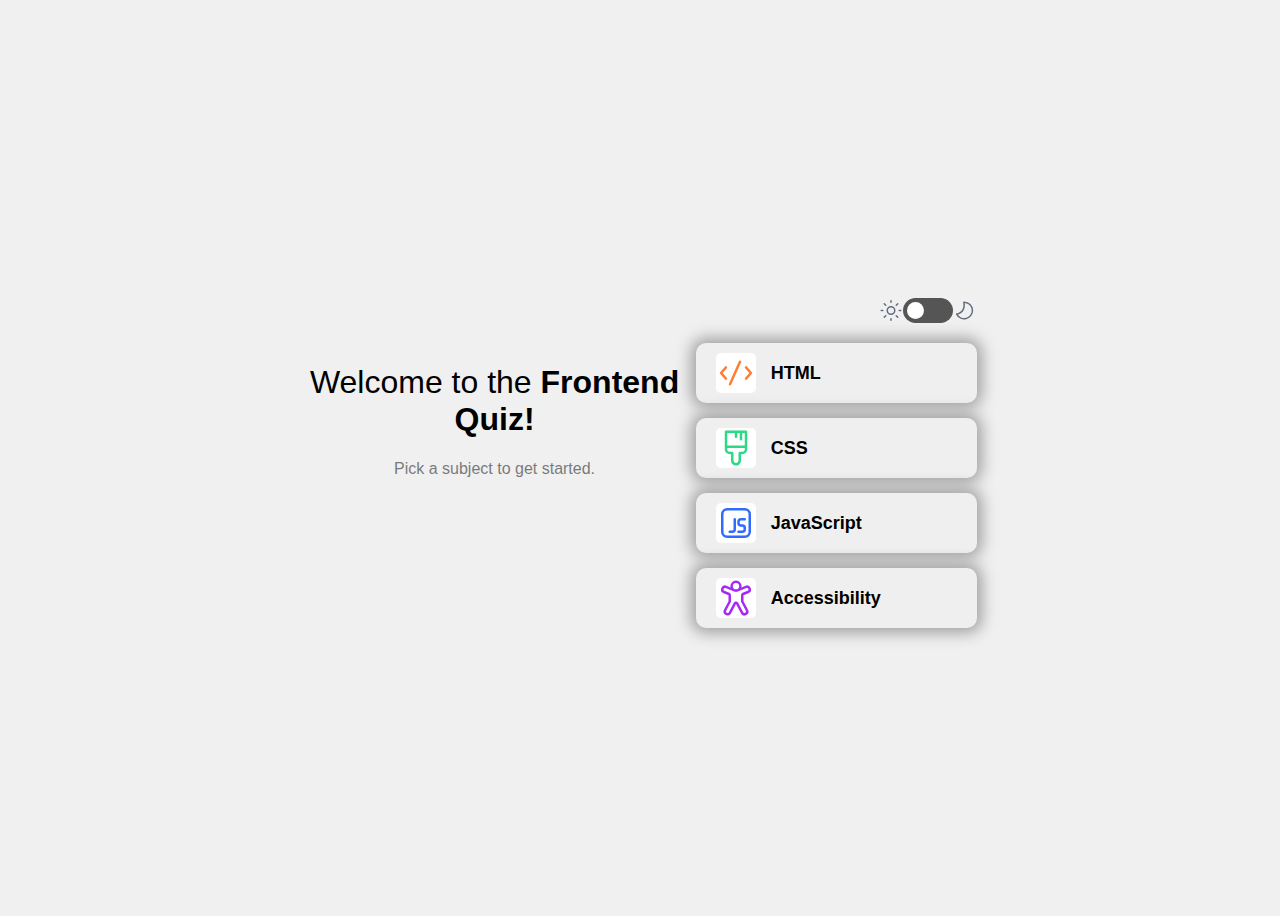
<file: index.html>
<!DOCTYPE html>
<html lang="en">
<head>
  <meta charset="UTF-8">
  <meta name="viewport" content="width=device-width, initial-scale=1.0">

  <link rel="icon" type="image/png" sizes="32x32" href="./assets/images/favicon-32x32.png">
  <link rel="stylesheet" href="index.css">
  <title>Frontend Mentor | Frontend quiz app</title>
</head>
<body>
  <div class="container">
    <header>
      <img class="sun icon" src="starter-code/assets/images/icon-sun-dark.svg" alt="darkSun">
      <label class="toggle">
        <input type="checkbox" id="theme-toggle" />
        <span class="slider"></span>
      </label>
      <img class="moon icon" src="starter-code/assets/images/icon-moon-dark.svg" alt="">
    </header>
    <main>
      <div class="explanation">
        <h1><span style="font-weight:100;">Welcome to the</span> Frontend Quiz!</h1>
        <p style="opacity:0.5;">Pick a subject to get started.</p>
      </div>
      <div class="categories">
        <button><img src="starter-code/assets/images/icon-html.svg" alt="html"><span>HTML</span></button>
        <button><img src="starter-code/assets/images/icon-css.svg" alt="css"><span>CSS</span></button>
        <button><img src="starter-code/assets/images/icon-js.svg" alt="JavaScript"><span>JavaScript</span></button>
        <button><img src="starter-code/assets/images/icon-accessibility.svg" alt="Accessibility"><span>Accessibility</span></button>
      </div>
    </main>
  </div>
  <script src="index.js"></script>
</body>
</html>
</file>
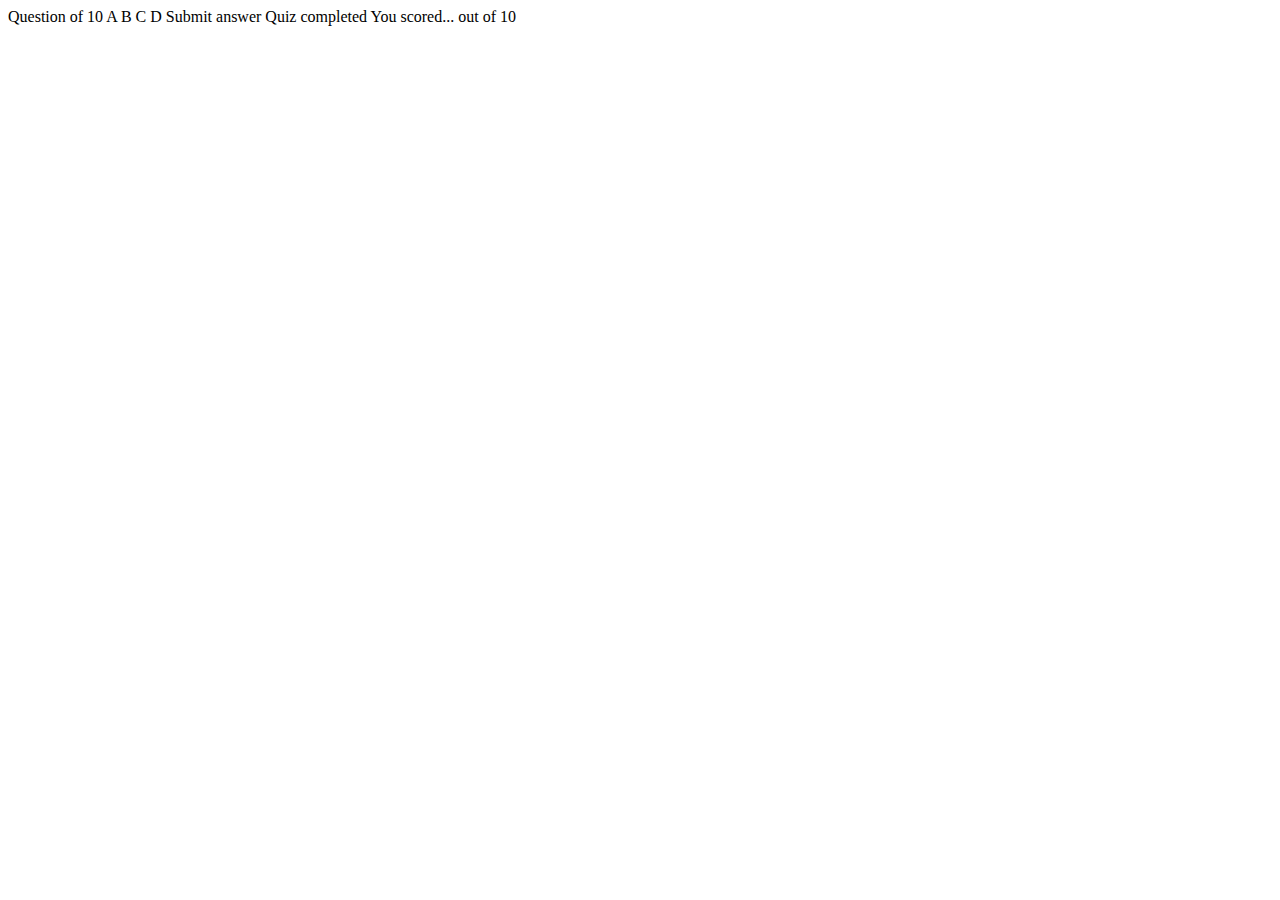
<file: html.html>
<!DOCTYPE html>
<html lang="en">
<head>
    <meta charset="UTF-8">
    <meta name="viewport" content="width=device-width, initial-scale=1.0">
    <title>Document</title>
</head>
<body>
    <!-- Quiz question start -->
  Question <!-- number --> of 10

  A
  B
  C
  D

  Submit answer

  <!-- Quiz question end -->

  <!-- Quiz completed start -->

  Quiz completed
  You scored...

  <!-- score --> out of 10

  <!-- Quiz completed end -->
</body>
</html>
</file>
<file: index.css>
body{
    min-height:100vh;
    display:flex;
    justify-content: center;
    align-items: center;
    font-family: Arial, sans-serif;
    background-color: #f0f0f0;
    transition: background-color 0.3s ease;
}
.container{
    display:flex;
    flex-direction:column;
    gap:10px;
    justify-content:center;
    align-items:center;
    max-width:700px;
}
header{
    display:flex;
    justify-content: flex-end;
    padding:10px;
    width:100%;
}
main{
    display:flex;
    gap:10px;
    justify-content: center;
    align-items:flex-start;
}
.explanation{
    text-align:center;
}

.categories{
    display:flex;
    gap:15px;
    flex-direction:column;
    width:50%;
}
button {
    display:flex;
    align-items:center;
    border:none;
    border-radius:10px;
    font-weight:600;
    text-align:left;
    padding:10px;
    box-shadow:0 0 15px 5px rgb(161, 160, 160);
    padding: 10px 20px;
    cursor: pointer;
    transition: 0.3s;
    font-size: 18px;
}
button img{
    background-color:white;
    margin-right:15px;
    border-radius:5px;
}
button:hover{
    background-color: transparent;
    box-shadow:initial;
    cursor:pointer;
}  
.toggle {
    position: relative;
    width: 50px;
    height: 25px;
}
  
.toggle input {
    display: none;
}
  
.slider {
    position: absolute;
    cursor: pointer;
    top: 0;
    left: 0;
    right: 0;
    bottom: 0;
    background-color: #555;
    border-radius: 25px;
    transition: background-color 0.3s ease;
}
  
.slider:before {
    content: "";
    position: absolute;
    height: 17px;
    width: 17px;
    left: 4px;
    bottom: 4px;
    background-color: white;
    border-radius: 50%;
    transition: transform 0.3s ease;
}
  
input:checked + .slider {
    background-color: #a34cf7;
}
  
input:checked + .slider:before {
    transform: translateX(25px);
}
  
body.dark {
    background-color: #222;
    color: #fff;
}
button.dark{
    background-color:rgb(43, 59, 65);
    color:white;
    box-shadow:0 0 15px 5px rgb(2, 21, 46);
}
button.dark:hover{
    box-shadow:initial;
    cursor:pointer;
    background-color:transparent;
}
/* クイズ実行画面のスタイルのみ適用 */
.quiz-container {
    width: 100%;
    max-width: 600px;
    background: #fff;
    color: #222;
    padding: 20px;
    border-radius: 10px;
    box-shadow: 0 4px 8px rgba(0, 0, 0, 0.1);
    text-align: center;
    transition: 0.3s ease-in-out;
}

/* クイズの質問 */
#question {
    font-size: 22px;
    font-weight: bold;
    margin-bottom: 15px;
}

/* 選択肢リスト */
#options {
    display: flex;
    flex-direction: column;
    gap: 12px;
    margin-bottom: 15px;
}

/* 選択肢デザイン */
.option {
    display: flex;
    align-items: center;
    justify-content: flex-start;
    padding: 12px;
    border: 2px solid #ccc;
    border-radius: 10px;
    cursor: pointer;
    font-size: 18px;
    background: #f9f9f9;
    transition: 0.3s;
}

.option:hover {
    background: #ececec;
}

/* 選択したボタン */
.option.selected {
    border-color: #8e44ad;
    background: rgba(142, 68, 173, 0.2);
}

/* 正解・不正解の表示 */
.option.correct {
    border-color: #27ae60;
    background: rgba(39, 174, 96, 0.2);
}

.option.incorrect {
    border-color: #e74c3c;
    background: rgba(231, 76, 60, 0.2);
}

/* 選択肢のラベル（A/B/C/D） */
.option-label {
    font-weight: bold;
    margin-right: 10px;
    font-size: 18px;
}

/* ボタンのデザイン */
.quiz-container button {
    width: 100%;
    padding: 12px;
    border: none;
    border-radius: 5px;
    font-size: 18px;
    cursor: pointer;
    transition: 0.3s;
}

/* 提出ボタン */
#submit {
    background: #8e44ad;
    color: white;
    font-weight: bold;
    margin-top: 25px;
}

#submit:disabled {
    background: #ccc;
    cursor: not-allowed;
    pointer-events:none;
    user-select:none;
}

/* 次の問題ボタン */
#next {
    display: none;
    background: #27ae60;
    color: white;
    font-weight: bold;
    margin-top: 25px;
}

/* プログレスバー */
.progress-bar {
    width: 100%;
    height: 8px;
    background: #ddd;
    margin-bottom: 15px;
    border-radius: 5px;
    overflow: hidden;
}

#progress {
    height: 100%;
    width: 0%;
    background: #8e44ad;
    transition: width 0.5s ease-in-out;
}

/* ダークモード（クイズ実行画面） */
body.dark .quiz-container {
    background: #222;
    color: #fff;
}

body.dark .option {
    background: rgb(43, 59, 65);
    border-color: #444;
}

body.dark .option:hover {
    background:transparent;
}

body.dark .option.selected {
    border-color: #8e44ad;
    background: rgba(128, 0, 128, 0.4);
}

body.dark .option.correct {
    border-color: #27ae60;
    background: rgba(39, 174, 96, 0.4);
}

body.dark .option.incorrect {
    border-color: #e74c3c;
    background: rgba(231, 76, 60, 0.4);
}

body.dark .progress-bar {
    background: #555;
}

body.dark #progress {
    background: #a34cf7;
}

body.dark #submit {
    background: #a34cf7;
}

body.dark #next {
    background: #2ecc71;
}


/* スマホ対応 */
@media (max-width: 600px) {
    .quiz-container {
        width: 90%;
    }

    .option {
        font-size: 16px;
        padding: 10px;
    }

    .quiz-container button {
        font-size: 16px;
        padding: 10px;
    }
    main{
        flex-direction:column;
        align-items:center;
    }
    .categories{
        width:95%;
    }
}
</file>
